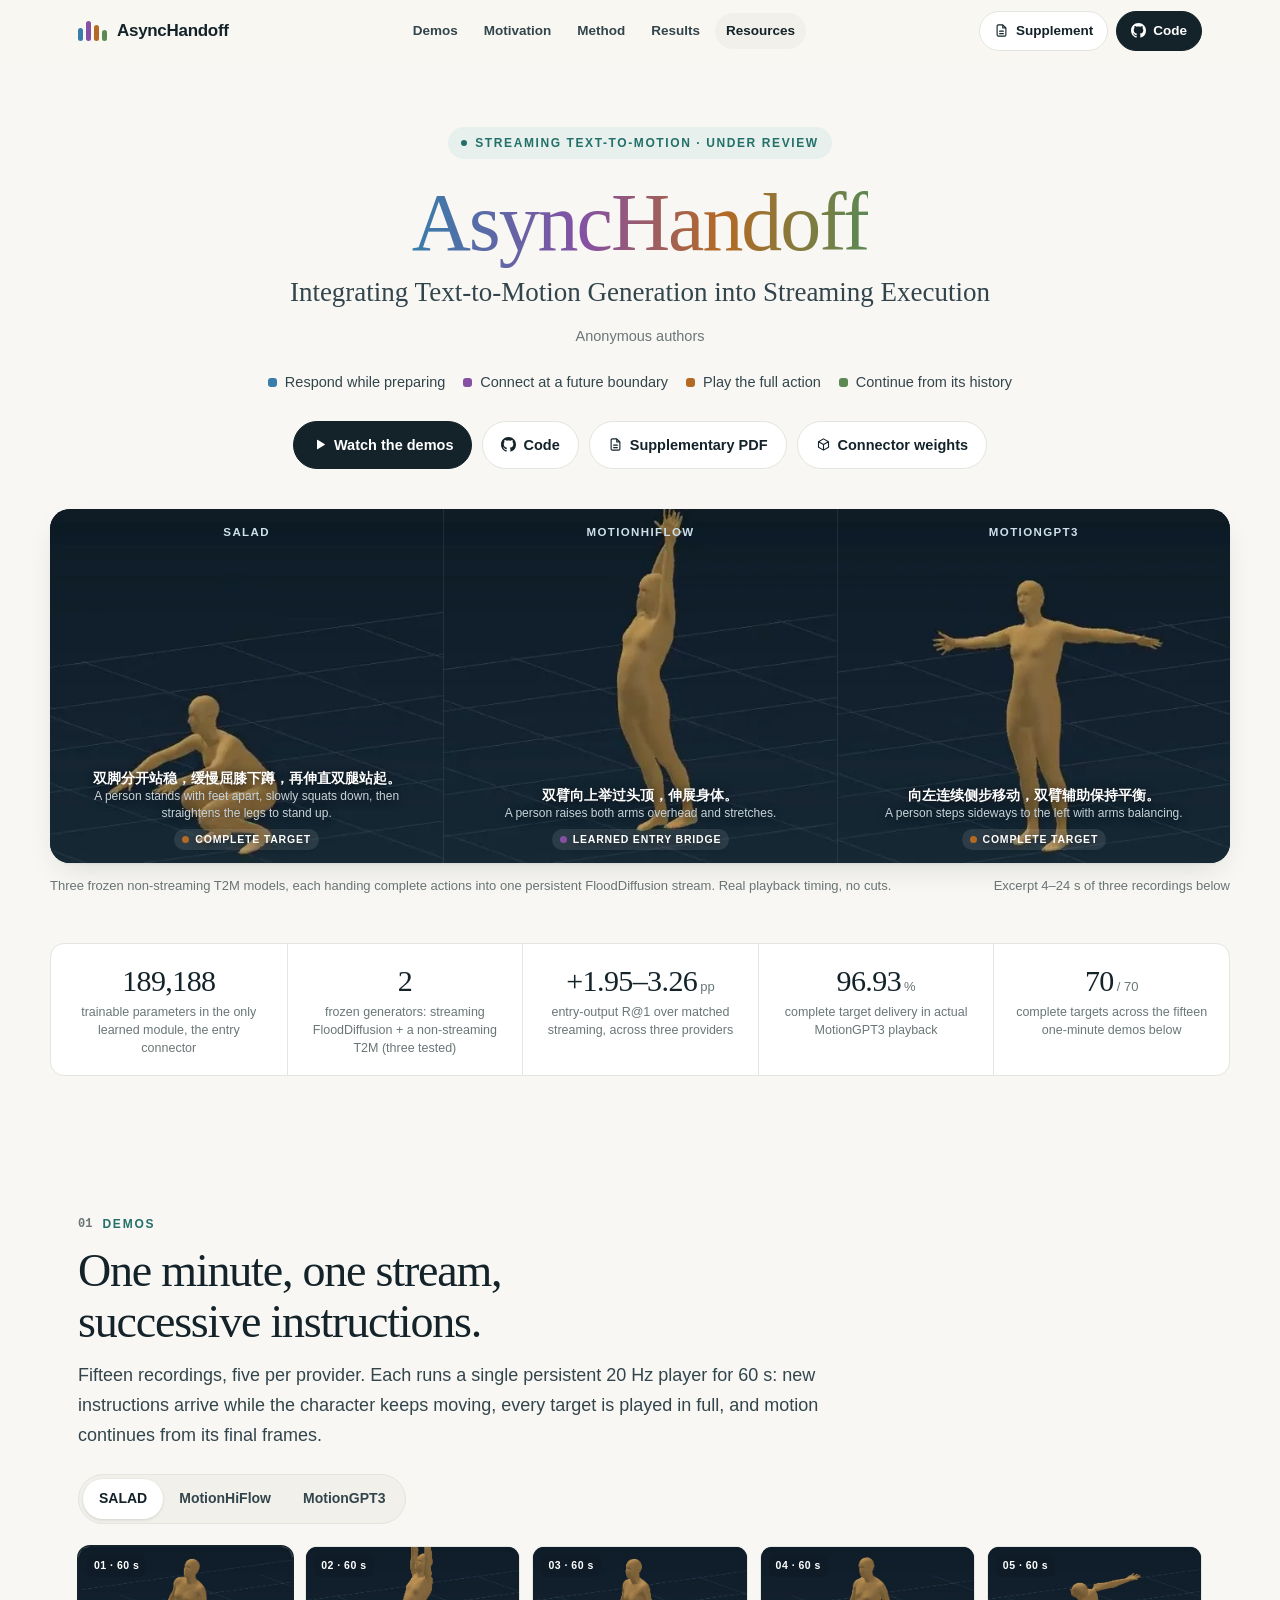
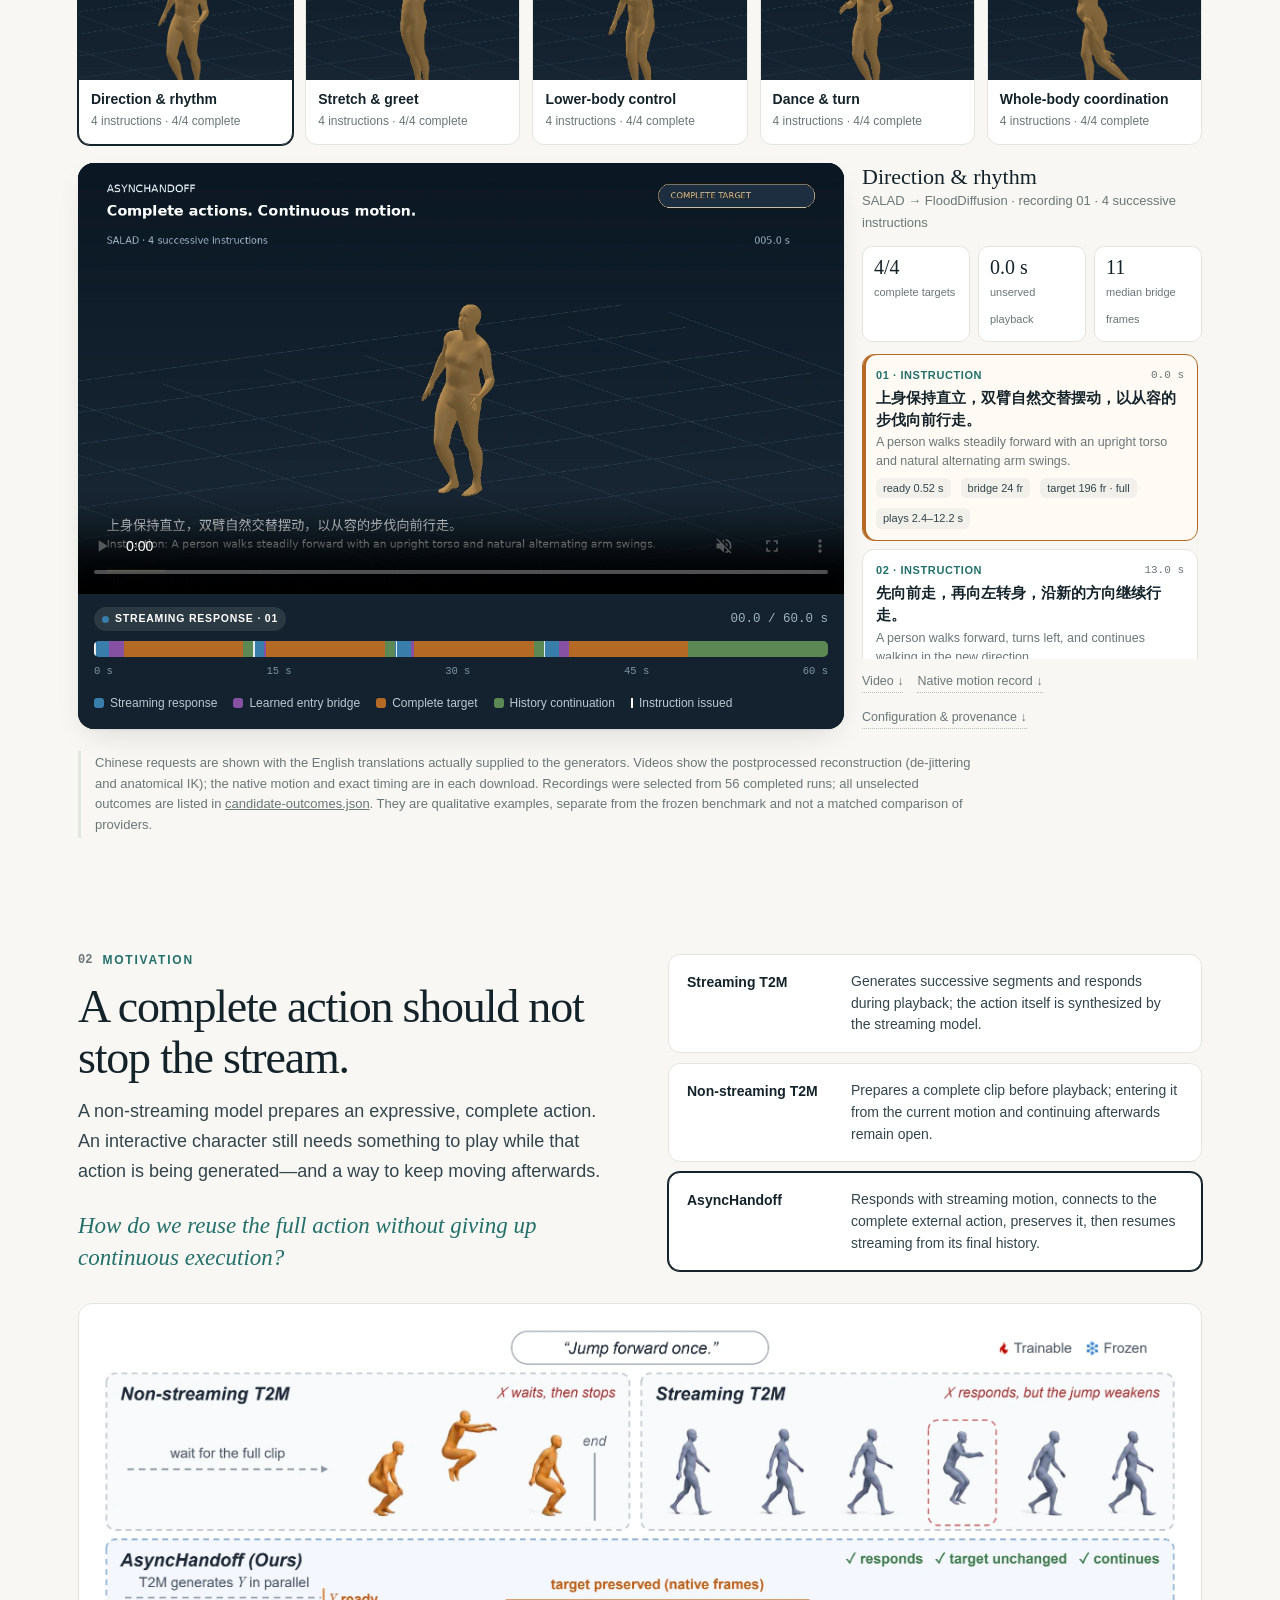
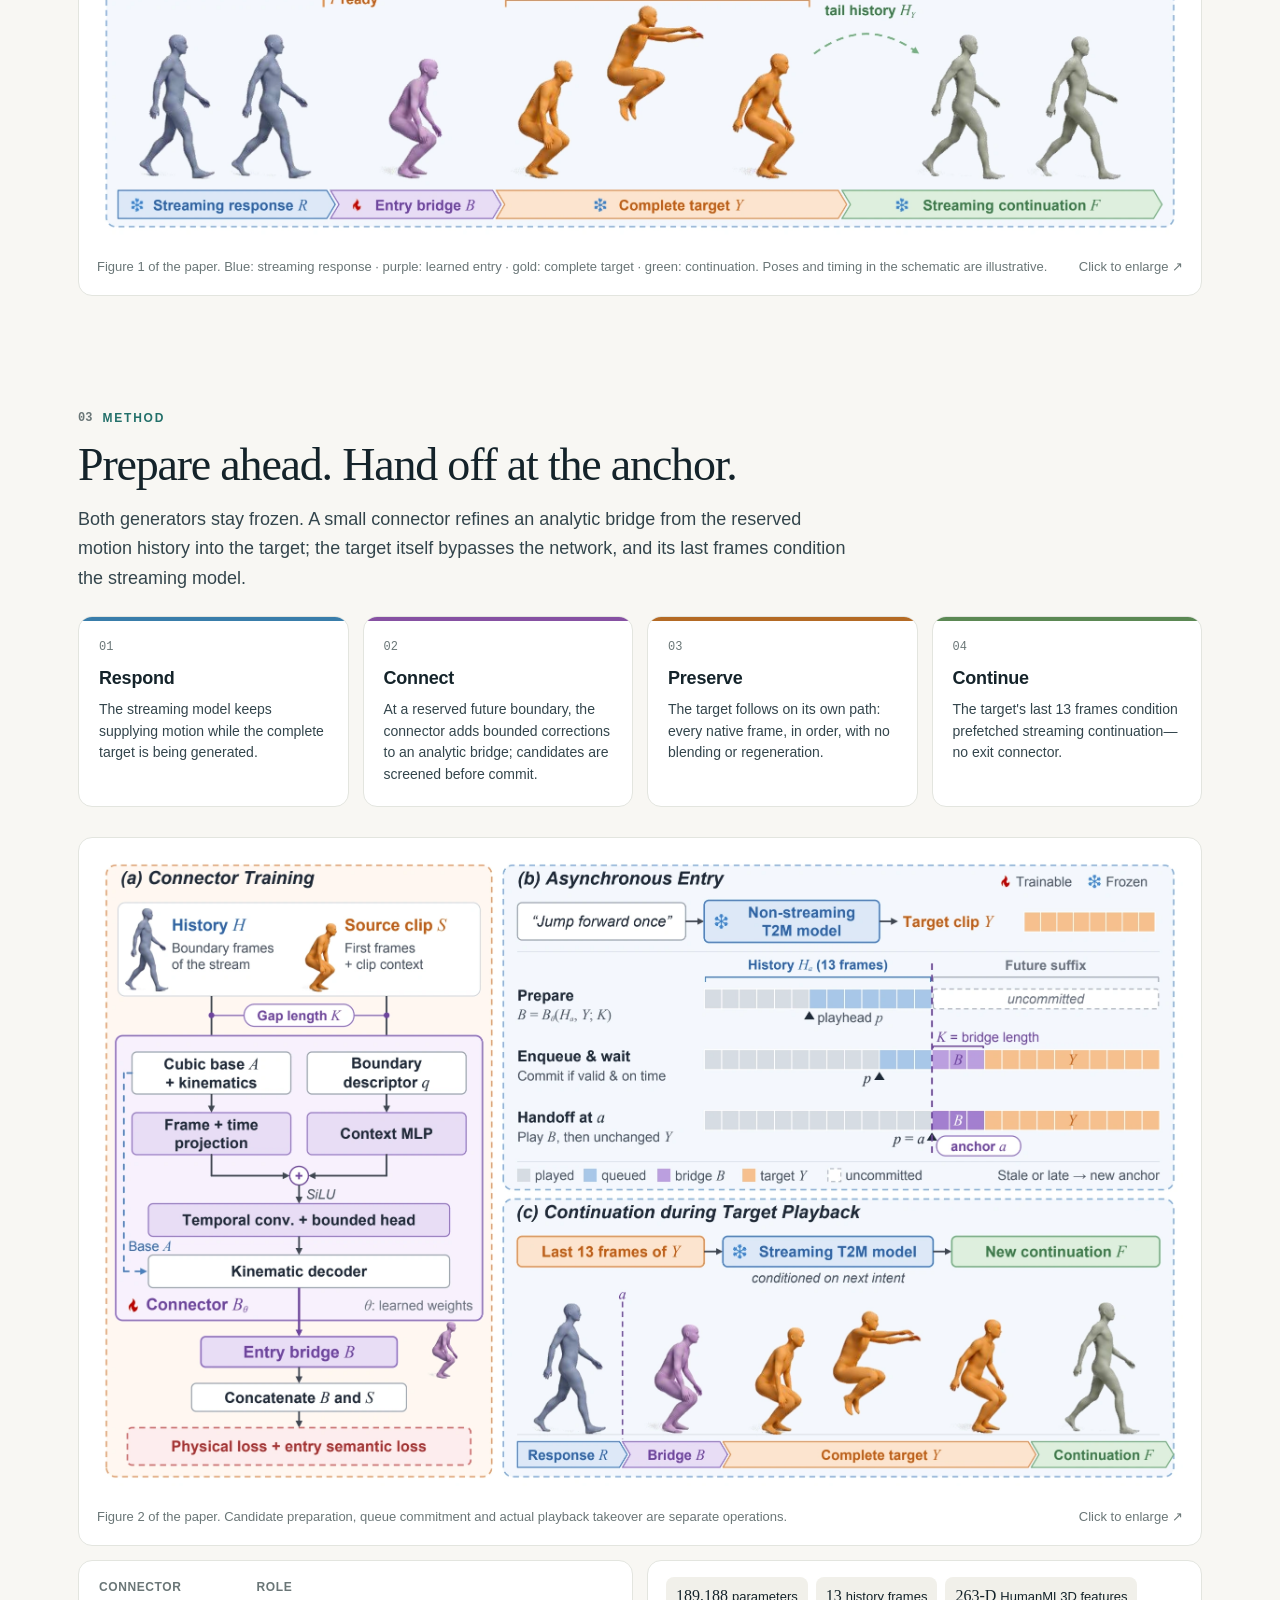
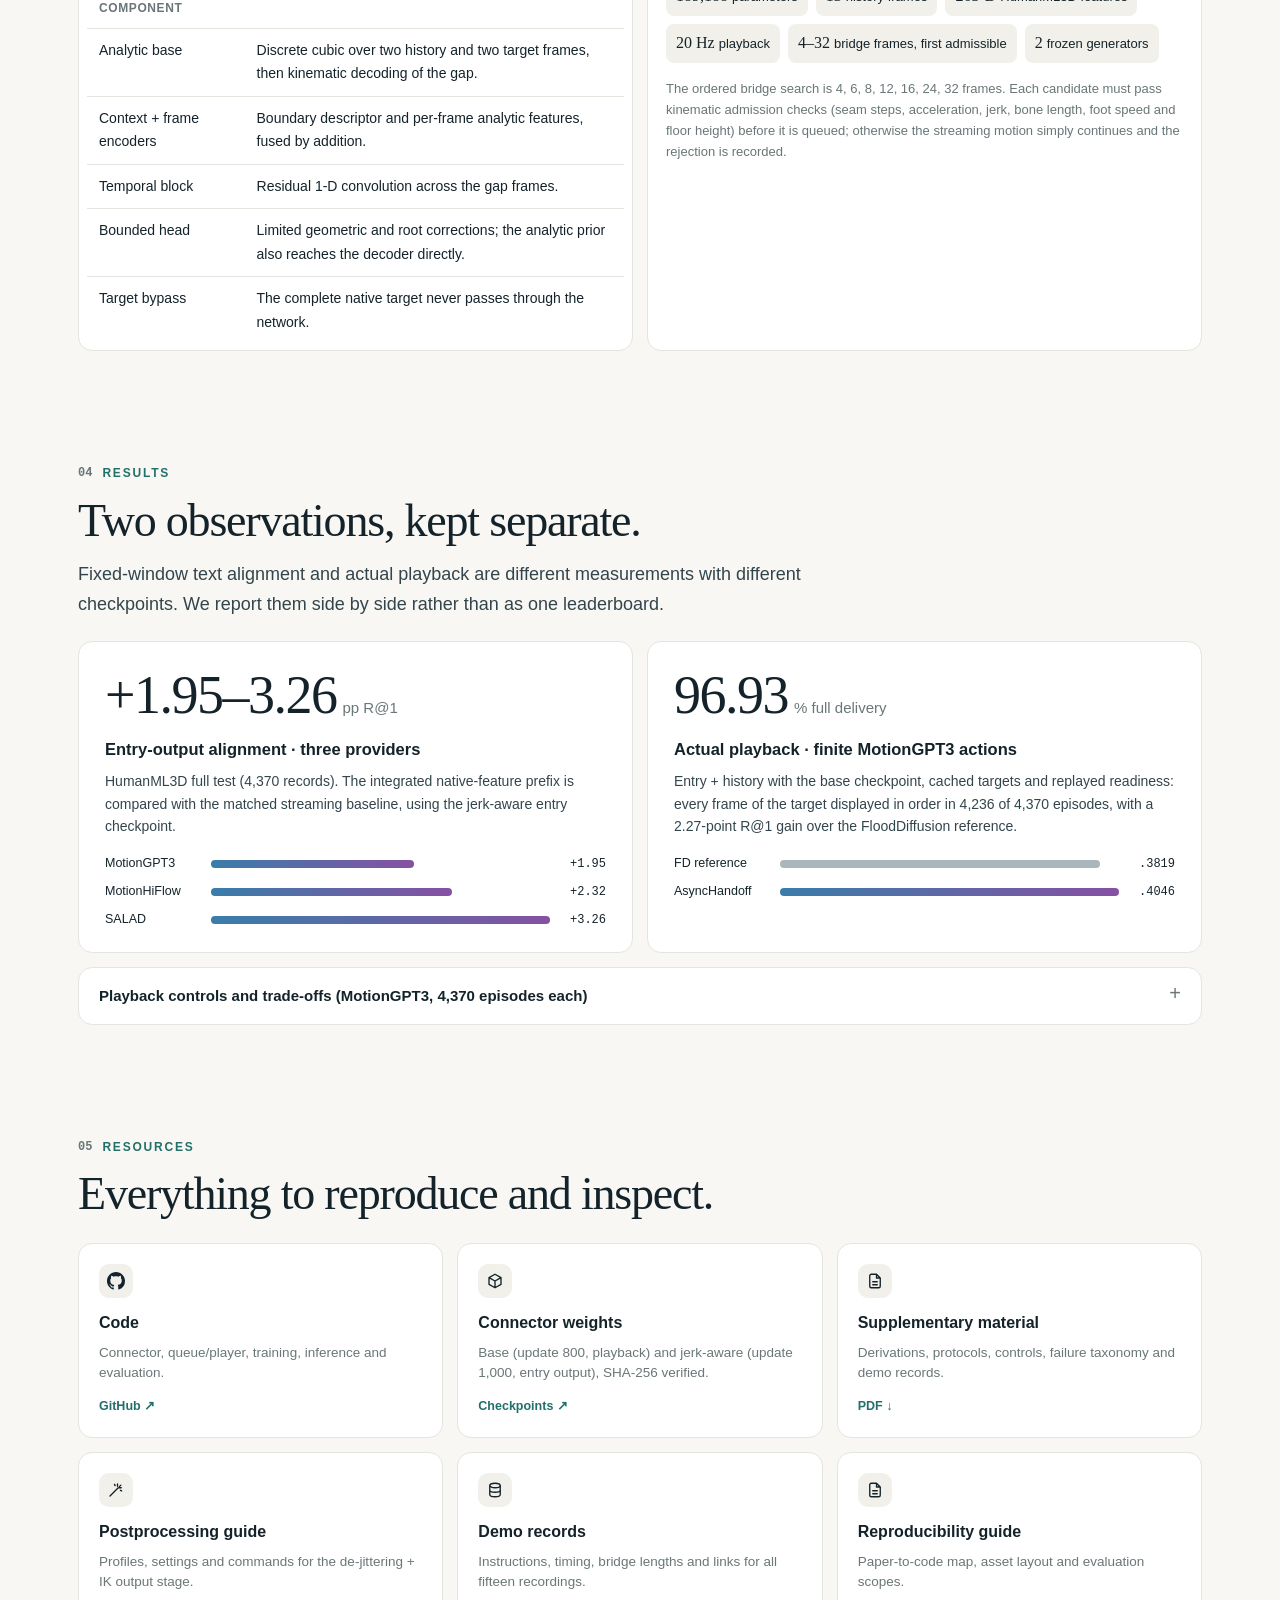
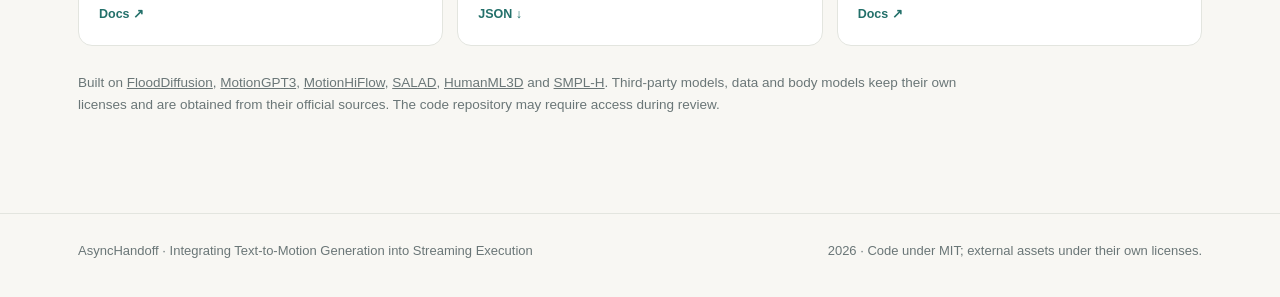
<file: AsyncHandoff/index.html>
<!doctype html>
<html lang="en">
<head>
<meta charset="utf-8">
<meta name="viewport" content="width=device-width,initial-scale=1">
<title>AsyncHandoff — Integrating Text-to-Motion Generation into Streaming Execution</title>
<meta name="description" content="AsyncHandoff brings complete non-streaming text-to-motion actions into a continuous motion stream with a learned entry connector and target-history continuation.">
<link rel="canonical" href="https://luomingshuang.github.io/AsyncHandoff/">
<meta property="og:title" content="AsyncHandoff: Integrating Text-to-Motion Generation into Streaming Execution">
<meta property="og:description" content="Respond while preparing. Connect at a future boundary. Play the full action. Continue from its history.">
<meta property="og:image" content="https://luomingshuang.github.io/AsyncHandoff/assets/hero-trio-poster.webp">
<meta name="theme-color" content="#f8f7f3">
<style>
:root{
  --bg:#f8f7f3;--paper:#ffffff;--ink:#14232a;--ink2:#33454c;--muted:#6a7677;--line:#e3e5df;--soft:#f1f0ea;
  --stream:#397daa;--bridge:#8651a2;--target:#b46a24;--cont:#5b8853;--teal:#23706a;--night:#0f1c27;
  --serif:"Iowan Old Style","Palatino Linotype",Palatino,"Book Antiqua",Georgia,"Songti SC",serif;
  --sans:-apple-system,BlinkMacSystemFont,"Segoe UI",Inter,"Helvetica Neue",Arial,"PingFang SC","Hiragino Sans GB","Microsoft YaHei",sans-serif;
  --mono:ui-monospace,SFMono-Regular,Menlo,Consolas,monospace;
  --r:14px;--shadow:0 1px 2px rgba(20,35,42,.05),0 12px 32px -12px rgba(20,35,42,.18);
}
*{box-sizing:border-box}
html{scroll-behavior:smooth;scroll-padding-top:76px}
body{margin:0;background:var(--bg);color:var(--ink);font:16px/1.68 var(--sans);-webkit-font-smoothing:antialiased}
a{color:inherit}
img,video{display:block;max-width:100%}
button{font:inherit;color:inherit;cursor:pointer}
:focus-visible{outline:3px solid var(--stream);outline-offset:3px;border-radius:6px}
.wrap{max-width:1180px;margin:0 auto;padding:0 28px}

/* ---------- nav ---------- */
nav{position:sticky;top:0;z-index:30;background:rgba(248,247,243,.86);backdrop-filter:saturate(1.4) blur(14px);-webkit-backdrop-filter:saturate(1.4) blur(14px);border-bottom:1px solid transparent;transition:border-color .2s}
nav.scrolled{border-bottom-color:var(--line)}
.nav{display:flex;align-items:center;justify-content:space-between;height:62px;gap:20px}
.brand{display:flex;align-items:center;gap:10px;font-weight:720;letter-spacing:-.3px;text-decoration:none;font-size:17px}
.mark{display:inline-flex;align-items:flex-end;gap:3px;height:20px}
.mark i{width:5px;border-radius:3px}
.mark i:nth-child(1){height:13px;background:var(--stream)}.mark i:nth-child(2){height:20px;background:var(--bridge)}.mark i:nth-child(3){height:16px;background:var(--target)}.mark i:nth-child(4){height:11px;background:var(--cont)}
.navlinks{display:flex;gap:4px;font-size:13.5px;font-weight:560}
.navlinks a{text-decoration:none;padding:7px 11px;border-radius:999px;color:var(--ink2)}
.navlinks a:hover,.navlinks a.on{background:var(--soft);color:var(--ink)}
.navcta{display:flex;gap:8px}
.pill{display:inline-flex;align-items:center;gap:7px;padding:8px 14px;border-radius:999px;border:1px solid var(--line);background:var(--paper);font-size:13.5px;font-weight:600;text-decoration:none;white-space:nowrap}
.pill:hover{border-color:#c9cdc5}
.pill.dark{background:var(--ink);border-color:var(--ink);color:#fff}
.pill.dark:hover{background:#22363e}
.pill svg{width:15px;height:15px}

/* ---------- hero ---------- */
.hero{padding:64px 0 26px;text-align:center}
.venue{display:inline-flex;align-items:center;gap:8px;font-size:12px;font-weight:650;letter-spacing:1.6px;text-transform:uppercase;color:var(--teal);background:#e7f0ec;border-radius:999px;padding:6px 13px}
.venue:before{content:"";width:6px;height:6px;border-radius:50%;background:var(--teal)}
h1{font-family:var(--serif);font-weight:500;font-size:clamp(44px,6.4vw,82px);line-height:1.02;letter-spacing:-2px;margin:22px 0 10px}
h1 .grad{background:linear-gradient(90deg,var(--stream),var(--bridge) 38%,var(--target) 68%,var(--cont));-webkit-background-clip:text;background-clip:text;color:transparent}
.paper-title{font-family:var(--serif);font-size:clamp(19px,2.3vw,27px);line-height:1.3;color:var(--ink2);margin:0 auto;max-width:820px}
.authors{margin-top:14px;color:var(--muted);font-size:14.5px}
.tagline{display:flex;flex-wrap:wrap;justify-content:center;gap:8px 18px;margin:22px auto 0;font-size:14.5px;color:var(--ink2);max-width:860px}
.tagline span{display:inline-flex;align-items:center;gap:8px}
.tagline b{display:inline-block;width:9px;height:9px;border-radius:3px}
.actions{display:flex;justify-content:center;flex-wrap:wrap;gap:10px;margin-top:26px}
.actions .pill{padding:11px 18px;font-size:14.5px}

.teaser{margin:40px auto 0;position:relative;border-radius:20px;overflow:hidden;background:var(--night);box-shadow:var(--shadow)}
.teaser video{width:100%;aspect-ratio:1440/432;object-fit:cover}
.teaser .lanes{position:absolute;inset:0;display:grid;grid-template-columns:repeat(3,1fr);pointer-events:none}
.teaser .lane{position:relative;border-left:1px solid rgba(255,255,255,.08);padding:14px 16px}
.teaser .lane:first-child{border-left:0}
.lane .who{font-size:11.5px;font-weight:700;letter-spacing:1.4px;text-transform:uppercase;color:#cfe0ea}
.lane .now{position:absolute;left:14px;right:14px;bottom:13px;color:#fff;font-size:13px;line-height:1.45;text-shadow:0 1px 8px rgba(0,0,0,.6)}
.lane .now .zh{display:block;font-size:14px;font-weight:600}
.lane .now .en{display:block;color:#c7d3da;font-size:12px}
.phase-chip{display:inline-flex;align-items:center;gap:6px;margin-top:6px;font-size:10.5px;font-weight:700;letter-spacing:.8px;text-transform:uppercase;padding:3px 8px;border-radius:999px;background:rgba(255,255,255,.1);color:#fff}
.phase-chip i{width:7px;height:7px;border-radius:50%;background:var(--c,#fff)}
.teaser-cap{display:flex;justify-content:space-between;gap:20px;flex-wrap:wrap;margin-top:12px;font-size:13px;color:var(--muted);text-align:left}

/* ---------- numbers strip ---------- */
.stats{display:grid;grid-template-columns:repeat(5,1fr);gap:0;margin:46px 0 0;border:1px solid var(--line);border-radius:var(--r);background:var(--paper);overflow:hidden}
.stat{padding:20px 20px 18px;border-left:1px solid var(--line)}
.stat:first-child{border-left:0}
.stat .v{font-family:var(--serif);font-size:30px;line-height:1.1;letter-spacing:-.6px}
.stat .v small{font-family:var(--sans);font-size:13px;color:var(--muted);letter-spacing:0;margin-left:3px}
.stat .k{font-size:12.5px;color:var(--muted);margin-top:6px;line-height:1.45}

/* ---------- sections ---------- */
main section.wrap{margin-top:112px}
.kicker{display:flex;align-items:center;gap:10px;font-size:12px;font-weight:700;letter-spacing:1.8px;text-transform:uppercase;color:var(--teal)}
.kicker .n{font-family:var(--mono);color:var(--muted);letter-spacing:0}
h2{font-family:var(--serif);font-weight:500;font-size:clamp(32px,3.8vw,46px);line-height:1.1;letter-spacing:-1.2px;margin:12px 0 14px}
.lead{font-size:18px;line-height:1.65;color:var(--ink2);max-width:780px;margin:0}
.muted{color:var(--muted)}
.card{background:var(--paper);border:1px solid var(--line);border-radius:var(--r)}

/* ---------- gallery ---------- */
.gal-head{display:flex;justify-content:space-between;align-items:flex-end;gap:24px;flex-wrap:wrap}
.seg{display:inline-flex;padding:4px;border-radius:999px;background:var(--soft);border:1px solid var(--line)}
.seg button{border:0;background:transparent;padding:8px 16px;border-radius:999px;font-size:14px;font-weight:620;color:var(--ink2)}
.seg button[aria-pressed=true]{background:var(--paper);color:var(--ink);box-shadow:0 1px 3px rgba(20,35,42,.14)}
.seg button small{font-weight:500;color:var(--muted);margin-left:4px}
.cases{display:grid;grid-template-columns:repeat(5,1fr);gap:12px;margin:22px 0 18px}
.case{border:1px solid var(--line);background:var(--paper);border-radius:12px;padding:0;text-align:left;overflow:hidden;transition:transform .15s,border-color .15s,box-shadow .15s}
.case:hover{transform:translateY(-2px);border-color:#cfd3cb}
.case[aria-pressed=true]{border-color:var(--ink);box-shadow:0 0 0 1px var(--ink)}
.case .thumb{aspect-ratio:16/10;background:var(--night) 50% 52%/250% auto no-repeat;position:relative}
.case .thumb span{position:absolute;left:8px;top:8px;font-size:10.5px;font-weight:700;color:#fff;background:rgba(15,28,39,.7);border-radius:6px;padding:2px 7px;letter-spacing:.5px}
.case .meta{padding:10px 12px 12px}
.case strong{display:block;font-size:14px;line-height:1.3}
.case small{display:block;font-size:12px;color:var(--muted);margin-top:3px}

.player{display:grid;grid-template-columns:minmax(0,1fr) 340px;gap:18px;align-items:stretch}
.stage{border-radius:16px;overflow:hidden;background:var(--night);box-shadow:var(--shadow)}
.stage video{width:100%;aspect-ratio:16/9;background:var(--night)}
.tl{padding:14px 16px 16px;background:#13222e;color:#dfe8ee}
.tl-top{display:flex;justify-content:space-between;align-items:center;gap:12px;font-size:12.5px;margin-bottom:10px}
.tl-top .phase-chip{margin:0}
.tl-time{font-family:var(--mono);color:#9fb3c0}
.bar{position:relative;height:16px;border-radius:5px;overflow:hidden;display:flex;cursor:pointer;background:#22323e}
.bar .s{height:100%}
.bar .ph{position:absolute;top:-2px;bottom:-2px;width:2px;background:#fff;box-shadow:0 0 0 1px rgba(0,0,0,.35);left:0;pointer-events:none}
.bar .tick{position:absolute;top:0;bottom:0;width:1.5px;background:rgba(255,255,255,.85);pointer-events:none}
.axis{display:flex;justify-content:space-between;font-family:var(--mono);font-size:10.5px;color:#7f95a3;margin-top:6px}
.legend{display:flex;flex-wrap:wrap;gap:6px 16px;margin-top:12px;font-size:12px;color:#b9c8d1}
.legend span{display:inline-flex;align-items:center;gap:6px}
.legend i{width:10px;height:10px;border-radius:3px;display:inline-block}

.side{display:flex;flex-direction:column;gap:12px;min-height:0}
.side .now-title{font-family:var(--serif);font-size:22px;line-height:1.25;margin:0}
.side .sub{font-size:13px;color:var(--muted)}
.cues{display:flex;flex-direction:column;gap:8px;flex:1 1 0;min-height:0;overflow:auto;padding-right:4px;scrollbar-width:thin}
.cue{border:1px solid var(--line);background:var(--paper);border-radius:12px;padding:11px 13px;text-align:left;position:relative;transition:border-color .15s,background .15s}
.cue:hover{border-color:#cdd2ca}
.cue[aria-current=true]{border-color:var(--target);background:#fffaf3;box-shadow:inset 3px 0 0 var(--target)}
.cue .row{display:flex;justify-content:space-between;font-size:11px;font-weight:700;letter-spacing:.6px;color:var(--teal)}
.cue .row em{font-style:normal;font-family:var(--mono);font-weight:500;color:var(--muted);letter-spacing:0}
.cue .zh{display:block;font-size:14.5px;font-weight:600;line-height:1.5;margin-top:4px}
.cue .en{display:block;font-size:12.5px;color:var(--muted);line-height:1.5;margin-top:2px}
.cue .facts{display:flex;gap:10px;flex-wrap:wrap;margin-top:7px;font-size:11px;color:var(--ink2)}
.cue .facts span{background:var(--soft);border-radius:6px;padding:1px 7px}
.case-facts{display:grid;grid-template-columns:repeat(3,1fr);gap:8px}
.case-facts div{background:var(--paper);border:1px solid var(--line);border-radius:10px;padding:9px 11px}
.case-facts b{display:block;font-family:var(--serif);font-size:20px;font-weight:500;line-height:1.1}
.case-facts small{font-size:11px;color:var(--muted)}
.dl{display:flex;gap:14px;flex-wrap:wrap;font-size:12.5px}
.dl a{color:var(--muted);text-decoration:none;border-bottom:1px dotted #b8beb6}
.dl a:hover{color:var(--ink)}
.note{margin-top:22px;font-size:13px;color:var(--muted);line-height:1.6;border-left:3px solid var(--line);padding:2px 0 2px 14px;max-width:900px}

/* ---------- motivation ---------- */
.split{display:grid;grid-template-columns:1fr 1fr;gap:56px;align-items:start}
.cmp{display:flex;flex-direction:column;gap:10px;margin-top:4px}
.cmp div{display:grid;grid-template-columns:150px 1fr;gap:14px;padding:16px 18px;border-radius:12px;background:var(--paper);border:1px solid var(--line)}
.cmp div.ours{border-color:var(--ink);box-shadow:0 0 0 1px var(--ink)}
.cmp strong{font-size:14px}
.cmp p{margin:0;font-size:14px;color:var(--ink2);line-height:1.55}
.q{font-family:var(--serif);font-style:italic;font-size:23px;line-height:1.35;color:var(--teal);margin:24px 0 0}
figure{margin:0}
.fig{margin-top:30px;padding:18px;background:var(--paper);border:1px solid var(--line);border-radius:var(--r)}
.fig button{border:0;background:transparent;padding:0;width:100%;cursor:zoom-in}
.fig img{width:100%;border-radius:6px}
.fig figcaption{display:flex;justify-content:space-between;gap:20px;font-size:13px;color:var(--muted);margin-top:12px;line-height:1.55}
.fig figcaption span:last-child{white-space:nowrap}

/* ---------- method ---------- */
.steps{display:grid;grid-template-columns:repeat(4,1fr);gap:14px;margin-top:22px}
.step{padding:20px;border-radius:var(--r);background:var(--paper);border:1px solid var(--line);position:relative;overflow:hidden}
.step:before{content:"";position:absolute;left:0;right:0;top:0;height:4px;background:var(--c)}
.step .no{font-family:var(--mono);font-size:12px;color:var(--muted)}
.step h3{margin:6px 0 6px;font-size:18px;letter-spacing:-.2px}
.step p{margin:0;font-size:14px;color:var(--ink2);line-height:1.55}
.glance{display:grid;grid-template-columns:1fr 1fr;gap:14px;margin-top:14px}
table{width:100%;border-collapse:collapse;font-size:14px}
th,td{text-align:left;padding:10px 12px;border-bottom:1px solid var(--line);vertical-align:top}
th{font-size:12px;letter-spacing:.6px;text-transform:uppercase;color:var(--muted);font-weight:650}
tr:last-child td{border-bottom:0}
td.num{font-variant-numeric:tabular-nums;text-align:right;white-space:nowrap}
.tbl{padding:6px 8px}
.specs{display:flex;flex-wrap:wrap;gap:8px;padding:16px 18px}
.specs span{font-size:13px;background:var(--soft);border-radius:8px;padding:6px 10px}
.specs b{font-family:var(--serif);font-size:16px;font-weight:500;margin-right:4px}

/* ---------- results ---------- */
.res{display:grid;grid-template-columns:1fr 1fr;gap:14px;margin-top:22px}
.big{padding:26px 26px 22px}
.big .v{font-family:var(--serif);font-size:54px;line-height:1;letter-spacing:-1.5px}
.big .v small{font-family:var(--sans);font-size:15px;color:var(--muted);letter-spacing:0;margin-left:6px}
.big h3{margin:14px 0 6px;font-size:16.5px}
.big p{margin:0;font-size:14px;color:var(--ink2);line-height:1.6}
.bars{margin-top:16px;display:flex;flex-direction:column;gap:7px}
.bars div{display:grid;grid-template-columns:96px 1fr 46px;gap:10px;align-items:center;font-size:12.5px}
.bars i{display:block;height:8px;border-radius:4px;background:linear-gradient(90deg,var(--stream),var(--bridge))}
.bars em{font-style:normal;font-family:var(--mono);font-size:12px;text-align:right}
details{margin-top:14px;border:1px solid var(--line);border-radius:var(--r);background:var(--paper)}
summary{cursor:pointer;padding:15px 20px;font-weight:620;font-size:15px;list-style:none;display:flex;justify-content:space-between}
summary::-webkit-details-marker{display:none}
summary:after{content:"+";font-weight:400;color:var(--muted);font-size:20px;line-height:1}
details[open] summary:after{content:"–"}
details .in{padding:0 20px 18px}
tr.ours td{background:#fff8ee;font-weight:600}
.small{font-size:13px;color:var(--muted);line-height:1.6}

/* ---------- postprocessing ---------- */
.pipe{display:grid;grid-template-columns:repeat(6,1fr);gap:10px;margin-top:24px;counter-reset:p}
.pipe div{padding:16px 15px;border-radius:12px;background:var(--paper);border:1px solid var(--line);position:relative}
.pipe div:not(:last-child):after{content:"";position:absolute;right:-8px;top:50%;width:6px;height:6px;border-top:2px solid #b6bcb4;border-right:2px solid #b6bcb4;transform:translateY(-50%) rotate(45deg);z-index:2}
.pipe .io{background:#eef4f8;border-color:#d6e3ec}
.pipe b{display:block;font-size:14px;margin-bottom:4px}
.pipe span{font-size:12.5px;color:var(--ink2);line-height:1.5;display:block}
.pipe .k{font-family:var(--mono);font-size:11px;color:var(--target);margin-bottom:6px;display:block}
.scope{display:grid;grid-template-columns:repeat(3,1fr);gap:14px;margin-top:14px}
.scope div{padding:18px;border-radius:12px;background:var(--paper);border:1px solid var(--line)}
.scope h3{margin:0 0 6px;font-size:15px}
.scope p{margin:0;font-size:13.5px;color:var(--ink2);line-height:1.6}
code{font-family:var(--mono);font-size:.88em;background:var(--soft);padding:1px 6px;border-radius:5px}
pre{margin:14px 0 0;background:var(--night);color:#dbe6ec;border-radius:12px;padding:16px 18px;font:13px/1.65 var(--mono);overflow:auto}
pre .c{color:#7f95a3}

/* ---------- resources ---------- */
.rgrid{display:grid;grid-template-columns:repeat(3,1fr);gap:14px;margin-top:24px}
.rcard{display:flex;flex-direction:column;gap:6px;padding:20px;border-radius:var(--r);background:var(--paper);border:1px solid var(--line);text-decoration:none;transition:transform .15s,border-color .15s}
.rcard:hover{transform:translateY(-2px);border-color:#c9cdc5}
.rcard .ic{width:34px;height:34px;border-radius:10px;display:grid;place-items:center;background:var(--soft);margin-bottom:6px}
.rcard .ic svg{width:18px;height:18px}
.rcard strong{font-size:16px}
.rcard span{font-size:13.5px;color:var(--muted);line-height:1.5}
.rcard em{font-style:normal;font-size:12.5px;color:var(--teal);font-weight:620;margin-top:auto;padding-top:6px}
.ack{margin-top:26px;font-size:13.5px;color:var(--muted);line-height:1.65;max-width:900px}
footer{margin-top:96px;border-top:1px solid var(--line);padding:26px 0 36px;font-size:13px;color:var(--muted)}
footer .wrap{display:flex;justify-content:space-between;gap:20px;flex-wrap:wrap}

dialog{border:0;padding:0;background:transparent;max-width:min(1400px,96vw)}
dialog::backdrop{background:rgba(10,18,24,.82)}
dialog img{border-radius:10px;max-height:90vh;background:#fff}
dialog button{position:absolute;right:10px;top:10px;width:36px;height:36px;border-radius:50%;border:0;background:#fff;font-size:20px}

.reveal{opacity:0;transform:translateY(14px);transition:opacity .6s ease,transform .6s ease}
.reveal.in{opacity:1;transform:none}

@media (max-width:1020px){
  .navlinks{display:none}
  .player{grid-template-columns:1fr}
  .cues{flex:none;max-height:none}
  .cases{grid-template-columns:repeat(3,1fr)}
  .stats{grid-template-columns:repeat(3,1fr)}
  .stat:nth-child(4){border-left:0}
  .stat:nth-child(n+4){border-top:1px solid var(--line)}
  .split,.res,.glance{grid-template-columns:1fr;gap:28px}
  .steps{grid-template-columns:1fr 1fr}
  .pipe{grid-template-columns:repeat(3,1fr)}
  .pipe div:nth-child(3):after{display:none}
  .scope,.rgrid{grid-template-columns:1fr 1fr}
}
@media (max-width:640px){
  .wrap{padding:0 18px}
  .navcta .pill:not(.dark){display:none}
  .hero{padding-top:40px}
  .cases{grid-template-columns:1fr 1fr}
  .stats{grid-template-columns:1fr 1fr}
  .stat{border-left:0;border-top:1px solid var(--line)}
  .stat:first-child{border-top:0}
  .teaser .lane .now{display:none}
  .steps,.scope,.rgrid,.pipe{grid-template-columns:1fr}
  .pipe div:after{display:none}
  .cmp div{grid-template-columns:1fr;gap:4px}
  .case-facts{grid-template-columns:1fr 1fr 1fr}
  .fig figcaption{flex-direction:column;gap:4px}
}
@media (prefers-reduced-motion:reduce){html{scroll-behavior:auto}*{transition:none!important}.reveal{opacity:1;transform:none}}
</style>
</head>
<body>
<svg width="0" height="0" style="position:absolute" aria-hidden="true">
  <symbol id="i-gh" viewBox="0 0 16 16"><path fill="currentColor" d="M8 0C3.58 0 0 3.58 0 8c0 3.54 2.29 6.53 5.47 7.59.4.07.55-.17.55-.38 0-.19-.01-.82-.01-1.49-2.01.37-2.53-.49-2.69-.94-.09-.23-.48-.94-.82-1.13-.28-.15-.68-.52-.01-.53.63-.01 1.08.58 1.23.82.72 1.21 1.87.87 2.33.66.07-.52.28-.87.51-1.07-1.78-.2-3.64-.89-3.64-3.95 0-.87.31-1.59.82-2.15-.08-.2-.36-1.02.08-2.12 0 0 .67-.21 2.2.82.64-.18 1.32-.27 2-.27.68 0 1.36.09 2 .27 1.53-1.04 2.2-.82 2.2-.82.44 1.1.16 1.92.08 2.12.51.56.82 1.27.82 2.15 0 3.07-1.87 3.75-3.65 3.95.29.25.54.73.54 1.48 0 1.07-.01 1.93-.01 2.2 0 .21.15.46.55.38A8.013 8.013 0 0016 8c0-4.42-3.58-8-8-8z"/></symbol>
  <symbol id="i-doc" viewBox="0 0 24 24"><path fill="none" stroke="currentColor" stroke-width="1.8" stroke-linecap="round" stroke-linejoin="round" d="M14 3H7a2 2 0 00-2 2v14a2 2 0 002 2h10a2 2 0 002-2V8zM14 3v5h5M9 13h6M9 17h6"/></symbol>
  <symbol id="i-play" viewBox="0 0 24 24"><path fill="currentColor" d="M8 5.5v13a1 1 0 001.5.86l10.5-6.5a1 1 0 000-1.72L9.5 4.64A1 1 0 008 5.5z"/></symbol>
  <symbol id="i-box" viewBox="0 0 24 24"><path fill="none" stroke="currentColor" stroke-width="1.8" stroke-linejoin="round" d="M12 3l8 4.5v9L12 21l-8-4.5v-9zM12 12l8-4.5M12 12v9M12 12L4 7.5"/></symbol>
  <symbol id="i-wand" viewBox="0 0 24 24"><path fill="none" stroke="currentColor" stroke-width="1.8" stroke-linecap="round" d="M4 20L15 9M14 4v3M19 9h-3M18.5 5.5l-2 2M10 4.5l.8 1.6M19.5 13.2l-1.6-.8"/></symbol>
  <symbol id="i-data" viewBox="0 0 24 24"><g fill="none" stroke="currentColor" stroke-width="1.8"><ellipse cx="12" cy="6" rx="7" ry="3"/><path d="M5 6v6c0 1.7 3.1 3 7 3s7-1.3 7-3V6M5 12v6c0 1.7 3.1 3 7 3s7-1.3 7-3v-6"/></g></symbol>
</svg>

<nav id="nav" aria-label="Main navigation"><div class="wrap nav">
  <a class="brand" href="#top"><span class="mark" aria-hidden="true"><i></i><i></i><i></i><i></i></span>AsyncHandoff</a>
  <div class="navlinks">
    <a href="#demos">Demos</a><a href="#motivation">Motivation</a><a href="#method">Method</a><a href="#results">Results</a><a href="#resources">Resources</a>
  </div>
  <div class="navcta">
    <a class="pill" href="assets/supplementary.pdf"><svg><use href="#i-doc"/></svg>Supplement</a>
    <a class="pill dark" href="https://github.com/luomingshuang/Asynchandoff-2026-streaming-t2m"><svg><use href="#i-gh"/></svg>Code</a>
  </div>
</div></nav>

<main id="top">
<header class="wrap hero">
  <span class="venue">Streaming text-to-motion · Under review</span>
  <h1><span class="grad">AsyncHandoff</span></h1>
  <p class="paper-title">Integrating Text-to-Motion Generation into Streaming Execution</p>
  <p class="authors">Anonymous authors</p>
  <div class="tagline">
    <span><b style="background:var(--stream)"></b>Respond while preparing</span>
    <span><b style="background:var(--bridge)"></b>Connect at a future boundary</span>
    <span><b style="background:var(--target)"></b>Play the full action</span>
    <span><b style="background:var(--cont)"></b>Continue from its history</span>
  </div>
  <div class="actions">
    <a class="pill dark" href="#demos"><svg><use href="#i-play"/></svg>Watch the demos</a>
    <a class="pill" href="https://github.com/luomingshuang/Asynchandoff-2026-streaming-t2m"><svg><use href="#i-gh"/></svg>Code</a>
    <a class="pill" href="assets/supplementary.pdf"><svg><use href="#i-doc"/></svg>Supplementary PDF</a>
    <a class="pill" href="https://github.com/luomingshuang/Asynchandoff-2026-streaming-t2m/tree/main/checkpoints"><svg><use href="#i-box"/></svg>Connector weights</a>
  </div>

  <div class="teaser" id="teaser">
    <video id="hero" autoplay muted loop playsinline preload="auto" poster="assets/hero-trio-poster.webp" aria-label="Three continuous motion streams driven by three different non-streaming T2M models">
      <source src="assets/hero-trio.mp4" type="video/mp4">
    </video>
    <div class="lanes" aria-hidden="true">
      <div class="lane" data-case="salad-03"><div class="who">SALAD</div><div class="now"></div></div>
      <div class="lane" data-case="motionhiflow-02"><div class="who">MotionHiFlow</div><div class="now"></div></div>
      <div class="lane" data-case="motiongpt3-05"><div class="who">MotionGPT3</div><div class="now"></div></div>
    </div>
  </div>
  <div class="teaser-cap"><span>Three frozen non-streaming T2M models, each handing complete actions into one persistent FloodDiffusion stream. Real playback timing, no cuts.</span><span>Excerpt 4–24 s of three recordings below</span></div>

  <div class="stats" role="list">
    <div class="stat" role="listitem"><div class="v">189,188</div><div class="k">trainable parameters in the only learned module, the entry connector</div></div>
    <div class="stat" role="listitem"><div class="v">2</div><div class="k">frozen generators: streaming FloodDiffusion + a non-streaming T2M (three tested)</div></div>
    <div class="stat" role="listitem"><div class="v">+1.95–3.26<small>pp</small></div><div class="k">entry-output R@1 over matched streaming, across three providers</div></div>
    <div class="stat" role="listitem"><div class="v">96.93<small>%</small></div><div class="k">complete target delivery in actual MotionGPT3 playback</div></div>
    <div class="stat" role="listitem"><div class="v">70<small>/ 70</small></div><div class="k">complete targets across the fifteen one-minute demos below</div></div>
  </div>
</header>

<!-- ======================= DEMOS ======================= -->
<section id="demos" class="wrap">
  <div class="gal-head">
    <div>
      <div class="kicker"><span class="n">01</span>Demos</div>
      <h2>One minute, one stream,<br>successive instructions.</h2>
      <p class="lead">Fifteen recordings, five per provider. Each runs a single persistent 20&nbsp;Hz player for 60&nbsp;s: new instructions arrive while the character keeps moving, every target is played in full, and motion continues from its final frames.</p>
    </div>
    <div class="seg" role="group" aria-label="Select non-streaming T2M model" id="providers">
      <button data-provider="salad" aria-pressed="true">SALAD</button>
      <button data-provider="motionhiflow" aria-pressed="false">MotionHiFlow</button>
      <button data-provider="motiongpt3" aria-pressed="false">MotionGPT3</button>
    </div>
  </div>

  <div class="cases" id="cases" role="group" aria-label="Select recording"></div>

  <div class="player">
    <div class="stage">
      <video id="demo" controls muted playsinline preload="metadata" aria-label="Selected one-minute recording"></video>
      <div class="tl">
        <div class="tl-top"><span class="phase-chip" id="phase"><i></i><span>Streaming response</span></span><span class="tl-time" id="clock">00.0 / 60.0 s</span></div>
        <div class="bar" id="bar" role="slider" aria-label="Playback timeline coloured by phase" aria-valuemin="0" aria-valuemax="60" aria-valuenow="0" tabindex="0"><div class="ph" id="ph"></div></div>
        <div class="axis"><span>0 s</span><span>15 s</span><span>30 s</span><span>45 s</span><span>60 s</span></div>
        <div class="legend"><span><i style="background:var(--stream)"></i>Streaming response</span><span><i style="background:var(--bridge)"></i>Learned entry bridge</span><span><i style="background:var(--target)"></i>Complete target</span><span><i style="background:var(--cont)"></i>History continuation</span><span><i style="background:#fff;width:2px;border-radius:0"></i>Instruction issued</span></div>
      </div>
    </div>
    <aside class="side">
      <div>
        <p class="now-title" id="case-title">Recording</p>
        <div class="sub" id="case-sub"></div>
      </div>
      <div class="case-facts" id="facts"></div>
      <div class="cues" id="cues" aria-label="Instructions — click to jump"></div>
      <div class="dl"><a id="dl-video" download>Video ↓</a><a id="dl-raw">Native motion record ↓</a><a id="dl-prov">Configuration &amp; provenance ↓</a></div>
    </aside>
  </div>
  <p class="note">Chinese requests are shown with the English translations actually supplied to the generators. Videos show the postprocessed reconstruction (de-jittering and anatomical IK); the native motion and exact timing are in each download. Recordings were selected from 56 completed runs; all unselected outcomes are listed in <a href="assets/candidate-outcomes.json">candidate-outcomes.json</a>. They are qualitative examples, separate from the frozen benchmark and not a matched comparison of providers.</p>
</section>

<!-- ======================= MOTIVATION ======================= -->
<section id="motivation" class="wrap">
  <div class="split">
    <div>
      <div class="kicker"><span class="n">02</span>Motivation</div>
      <h2>A complete action should not stop the stream.</h2>
      <p class="lead">A non-streaming model prepares an expressive, complete action. An interactive character still needs something to play while that action is being generated—and a way to keep moving afterwards.</p>
      <p class="q">How do we reuse the full action without giving up continuous execution?</p>
    </div>
    <div class="cmp">
      <div><strong>Streaming T2M</strong><p>Generates successive segments and responds during playback; the action itself is synthesized by the streaming model.</p></div>
      <div><strong>Non-streaming T2M</strong><p>Prepares a complete clip before playback; entering it from the current motion and continuing afterwards remain open.</p></div>
      <div class="ours"><strong>AsyncHandoff</strong><p>Responds with streaming motion, connects to the complete external action, preserves it, then resumes streaming from its final history.</p></div>
    </div>
  </div>
  <figure class="fig reveal"><button data-zoom="assets/motivation.webp" aria-label="Enlarge Figure 1"><img src="assets/motivation.webp" alt="Comparison of non-streaming generation, streaming generation and AsyncHandoff" loading="lazy"></button>
    <figcaption><span>Figure 1 of the paper. Blue: streaming response · purple: learned entry · gold: complete target · green: continuation. Poses and timing in the schematic are illustrative.</span><span>Click to enlarge ↗</span></figcaption></figure>
</section>

<!-- ======================= METHOD ======================= -->
<section id="method" class="wrap">
  <div class="kicker"><span class="n">03</span>Method</div>
  <h2>Prepare ahead. Hand off at the anchor.</h2>
  <p class="lead">Both generators stay frozen. A small connector refines an analytic bridge from the reserved motion history into the target; the target itself bypasses the network, and its last frames condition the streaming model.</p>
  <div class="steps">
    <article class="step" style="--c:var(--stream)"><div class="no">01</div><h3>Respond</h3><p>The streaming model keeps supplying motion while the complete target is being generated.</p></article>
    <article class="step" style="--c:var(--bridge)"><div class="no">02</div><h3>Connect</h3><p>At a reserved future boundary, the connector adds bounded corrections to an analytic bridge; candidates are screened before commit.</p></article>
    <article class="step" style="--c:var(--target)"><div class="no">03</div><h3>Preserve</h3><p>The target follows on its own path: every native frame, in order, with no blending or regeneration.</p></article>
    <article class="step" style="--c:var(--cont)"><div class="no">04</div><h3>Continue</h3><p>The target's last 13 frames condition prefetched streaming continuation—no exit connector.</p></article>
  </div>
  <figure class="fig reveal"><button data-zoom="assets/framework.webp" aria-label="Enlarge Figure 2"><img src="assets/framework.webp" alt="AsyncHandoff framework: connector training, asynchronous entry at a future queue boundary, and history-conditioned continuation" loading="lazy"></button>
    <figcaption><span>Figure 2 of the paper. Candidate preparation, queue commitment and actual playback takeover are separate operations.</span><span>Click to enlarge ↗</span></figcaption></figure>
  <div class="glance">
    <div class="card tbl"><table>
      <thead><tr><th>Connector component</th><th>Role</th></tr></thead>
      <tbody>
        <tr><td>Analytic base</td><td>Discrete cubic over two history and two target frames, then kinematic decoding of the gap.</td></tr>
        <tr><td>Context + frame encoders</td><td>Boundary descriptor and per-frame analytic features, fused by addition.</td></tr>
        <tr><td>Temporal block</td><td>Residual 1-D convolution across the gap frames.</td></tr>
        <tr><td>Bounded head</td><td>Limited geometric and root corrections; the analytic prior also reaches the decoder directly.</td></tr>
        <tr><td>Target bypass</td><td>The complete native target never passes through the network.</td></tr>
      </tbody></table></div>
    <div class="card">
      <div class="specs">
        <span><b>189,188</b>parameters</span><span><b>13</b>history frames</span><span><b>263-D</b>HumanML3D features</span><span><b>20 Hz</b>playback</span><span><b>4–32</b>bridge frames, first admissible</span><span><b>2</b>frozen generators</span>
      </div>
      <div class="small" style="padding:0 18px 18px">The ordered bridge search is 4, 6, 8, 12, 16, 24, 32 frames. Each candidate must pass kinematic admission checks (seam steps, acceleration, jerk, bone length, foot speed and floor height) before it is queued; otherwise the streaming motion simply continues and the rejection is recorded.</div>
    </div>
  </div>
</section>

<!-- ======================= RESULTS ======================= -->
<section id="results" class="wrap">
  <div class="kicker"><span class="n">04</span>Results</div>
  <h2>Two observations, kept separate.</h2>
  <p class="lead">Fixed-window text alignment and actual playback are different measurements with different checkpoints. We report them side by side rather than as one leaderboard.</p>
  <div class="res">
    <article class="card big reveal">
      <div class="v">+1.95–3.26<small>pp R@1</small></div>
      <h3>Entry-output alignment · three providers</h3>
      <p>HumanML3D full test (4,370 records). The integrated native-feature prefix is compared with the matched streaming baseline, using the jerk-aware entry checkpoint.</p>
      <div class="bars" aria-label="R@1 gain per provider">
        <div><span>MotionGPT3</span><i style="width:59.8%"></i><em>+1.95</em></div>
        <div><span>MotionHiFlow</span><i style="width:71.2%"></i><em>+2.32</em></div>
        <div><span>SALAD</span><i style="width:100%"></i><em>+3.26</em></div>
      </div>
    </article>
    <article class="card big reveal">
      <div class="v">96.93<small>% full delivery</small></div>
      <h3>Actual playback · finite MotionGPT3 actions</h3>
      <p>Entry + history with the base checkpoint, cached targets and replayed readiness: every frame of the target displayed in order in 4,236 of 4,370 episodes, with a 2.27-point R@1 gain over the FloodDiffusion reference.</p>
      <div class="bars" aria-label="Displayed R@1">
        <div><span>FD reference</span><i style="width:94.4%;background:#a9b6bb"></i><em>.3819</em></div>
        <div><span>AsyncHandoff</span><i style="width:100%"></i><em>.4046</em></div>
      </div>
    </article>
  </div>
  <details>
    <summary>Playback controls and trade-offs (MotionGPT3, 4,370 episodes each)</summary>
    <div class="in" style="overflow:auto">
      <table>
        <thead><tr><th>Configuration</th><th class="num">R@1</th><th class="num">Full delivery</th><th class="num">Unserved s/ep.</th><th class="num">Jerk P95</th><th class="num">Slide m/s</th></tr></thead>
        <tbody>
          <tr class="ours"><td>Entry + history (proposed)</td><td class="num">.4046</td><td class="num">96.93%</td><td class="num">0.958</td><td class="num">312.13</td><td class="num">.1635</td></tr>
          <tr><td>Learned dual-end</td><td class="num">.4046</td><td class="num">96.91%</td><td class="num">0.957</td><td class="num">275.70</td><td class="num">.1541</td></tr>
          <tr><td>Analytic dual-end</td><td class="num">.4106</td><td class="num">96.66%</td><td class="num">0.941</td><td class="num">251.80</td><td class="num">.1534</td></tr>
          <tr><td>Initial exit bypass; recovery retained</td><td class="num">.4049</td><td class="num">96.86%</td><td class="num">0.206</td><td class="num">321.64</td><td class="num">.1707</td></tr>
          <tr><td>Dual-end without exit prefetch</td><td class="num">.4088</td><td class="num">96.89%</td><td class="num">2.645</td><td class="num">254.59</td><td class="num">.1352</td></tr>
          <tr><td>FD reference (separate cohort)</td><td class="num">.3819</td><td class="num">–</td><td class="num">0.154</td><td class="num">288.30</td><td class="num">.1968</td></tr>
        </tbody>
      </table>
      <p class="small">Retrieval uses 4,352 cases in complete 32-way pools. Jerk is the cohort mean of per-episode P95 joint jerk (m/s³). Semantic alignment, delivery, frame supply and kinematic cost are separate properties; negative and mixed outcomes are retained. Full tables and definitions are in the <a href="assets/supplementary.pdf">supplementary material</a>.</p>
    </div>
  </details>
</section>

<!-- ======================= RENDERING ======================= -->


<!-- ======================= RESOURCES ======================= -->
<section id="resources" class="wrap">
  <div class="kicker"><span class="n">05</span>Resources</div>
  <h2>Everything to reproduce and inspect.</h2>
  <div class="rgrid">
    <a class="rcard" href="https://github.com/luomingshuang/Asynchandoff-2026-streaming-t2m"><div class="ic"><svg><use href="#i-gh"/></svg></div><strong>Code</strong><span>Connector, queue/player, training, inference and evaluation.</span><em>GitHub ↗</em></a>
    <a class="rcard" href="https://github.com/luomingshuang/Asynchandoff-2026-streaming-t2m/tree/main/checkpoints"><div class="ic"><svg><use href="#i-box"/></svg></div><strong>Connector weights</strong><span>Base (update 800, playback) and jerk-aware (update 1,000, entry output), SHA-256 verified.</span><em>Checkpoints ↗</em></a>
    <a class="rcard" href="assets/supplementary.pdf"><div class="ic"><svg><use href="#i-doc"/></svg></div><strong>Supplementary material</strong><span>Derivations, protocols, controls, failure taxonomy and demo records.</span><em>PDF ↓</em></a>
    <a class="rcard" href="https://github.com/luomingshuang/Asynchandoff-2026-streaming-t2m/blob/main/docs/POSTPROCESSING.md"><div class="ic"><svg><use href="#i-wand"/></svg></div><strong>Postprocessing guide</strong><span>Profiles, settings and commands for the de-jittering + IK output stage.</span><em>Docs ↗</em></a>
    <a class="rcard" href="assets/gallery.json"><div class="ic"><svg><use href="#i-data"/></svg></div><strong>Demo records</strong><span>Instructions, timing, bridge lengths and links for all fifteen recordings.</span><em>JSON ↓</em></a>
    <a class="rcard" href="https://github.com/luomingshuang/Asynchandoff-2026-streaming-t2m/blob/main/docs/REPRODUCIBILITY.md"><div class="ic"><svg><use href="#i-doc"/></svg></div><strong>Reproducibility guide</strong><span>Paper-to-code map, asset layout and evaluation scopes.</span><em>Docs ↗</em></a>
  </div>
  <p class="ack">Built on <a href="https://github.com/AlayaLab/FloodDiffusion">FloodDiffusion</a>, <a href="https://github.com/OpenMotionLab/MotionGPT3">MotionGPT3</a>, <a href="https://github.com/ai-lh/MotionHiFlow">MotionHiFlow</a>, <a href="https://github.com/seokhyeonhong/salad">SALAD</a>, <a href="https://github.com/EricGuo5513/HumanML3D">HumanML3D</a> and <a href="https://smpl-x.is.tue.mpg.de/">SMPL-H</a>. Third-party models, data and body models keep their own licenses and are obtained from their official sources. The code repository may require access during review.</p>
</section>
</main>

<footer><div class="wrap"><span>AsyncHandoff · Integrating Text-to-Motion Generation into Streaming Execution</span><span>2026 · Code under MIT; external assets under their own licenses.</span></div></footer>
<dialog id="lightbox" aria-label="Expanded figure"><button aria-label="Close">×</button><img alt="Expanded figure"></dialog>

<script>
(() => {
const COLORS = {stream:'var(--stream)', bridge:'var(--bridge)', target:'var(--target)', cont:'var(--cont)'};
const NAMES = {stream:'Streaming response', bridge:'Learned entry bridge', target:'Complete target', cont:'History continuation'};
const $ = s => document.querySelector(s);
const pad = (x, n=4) => x.toFixed(1).padStart(n, '0');
let DATA = [], provider = 'salad', cur = null, segs = [];

/* phase segments for one recording, derived from recorded events */
function segments(c) {
  const out = []; const D = c.duration;
  let t = 0;
  c.commands.forEach((q, i) => {
    const b0 = Math.max(q.first - q.bridge / 20, t);
    if (b0 > t) out.push({k: 'stream', a: t, b: b0, i});
    out.push({k: 'bridge', a: b0, b: q.first, i});
    out.push({k: 'target', a: q.first, b: q.final, i});
    const end = i + 1 < c.commands.length ? c.commands[i + 1].issued : D;
    out.push({k: 'cont', a: q.final, b: end, i});
    t = end;
  });
  if (t < D) out.push({k: 'cont', a: t, b: D, i: c.commands.length - 1});
  // anything before the first instruction is streaming
  if (out.length && out[0].a > 0) out.unshift({k: 'stream', a: 0, b: out[0].a, i: -1});
  return out;
}
const phaseAt = t => segs.find(s => t >= s.a && t < s.b) || segs[segs.length - 1];

/* ---------- gallery ---------- */
const video = $('#demo');
function renderCases() {
  document.querySelectorAll('#providers button').forEach(b => b.setAttribute('aria-pressed', String(b.dataset.provider === provider)));
  const box = $('#cases'); box.replaceChildren();
  DATA.filter(c => c.provider === provider).forEach(c => {
    const b = document.createElement('button'); b.className = 'case'; b.type = 'button';
    b.dataset.key = c.provider + '-' + c.id;
    b.innerHTML = `<div class="thumb" style="background-image:url(assets/${c.poster})"><span>${c.id} · 60 s</span></div><div class="meta"><strong></strong><small>${c.commands.length} instructions · ${c.commands.length}/${c.commands.length} complete</small></div>`;
    b.querySelector('strong').textContent = c.title;
    b.addEventListener('click', () => select(c, true));
    box.append(b);
  });
}
function select(c, play) {
  cur = c; segs = segments(c);
  document.querySelectorAll('.case').forEach(b => b.setAttribute('aria-pressed', String(b.dataset.key === c.provider + '-' + c.id)));
  video.pause(); video.poster = 'assets/' + c.poster; video.src = 'assets/' + c.video; video.load();
  if (play) video.play().catch(() => {});
  $('#case-title').textContent = c.title;
  $('#case-sub').textContent = `${c.label} → FloodDiffusion · recording ${c.id} · ${c.commands.length} successive instructions`;
  const br = c.commands.map(q => q.bridge).sort((a, b) => a - b);
  const med = br.length % 2 ? br[(br.length - 1) / 2] : (br[br.length / 2 - 1] + br[br.length / 2]) / 2;
  const ready = c.commands.reduce((s, q) => s + q.ready, 0) / c.commands.length;
  $('#facts').innerHTML = `<div><b>${c.commands.filter(q => q.full).length}/${c.commands.length}</b><small>complete targets</small></div><div><b>${c.unserved.toFixed(1)} s</b><small>unserved playback</small></div><div><b>${med}</b><small>median bridge frames</small></div>`;
  $('#facts').title = `Mean fresh target generation ${ready.toFixed(2)} s`;
  // bar
  const bar = $('#bar'); bar.querySelectorAll('.s,.tick').forEach(e => e.remove());
  segs.forEach(s => { const d = document.createElement('div'); d.className = 's'; d.style.width = ((s.b - s.a) / c.duration * 100) + '%'; d.style.background = COLORS[s.k]; d.title = `${NAMES[s.k]} · ${s.a.toFixed(1)}–${s.b.toFixed(1)} s`; bar.insertBefore(d, $('#ph')); });
  c.commands.forEach(q => { const t = document.createElement('div'); t.className = 'tick'; t.style.left = (q.issued / c.duration * 100) + '%'; bar.append(t); });
  // cues
  const box = $('#cues'); box.replaceChildren();
  c.commands.forEach((q, i) => {
    const b = document.createElement('button'); b.type = 'button'; b.className = 'cue';
    b.innerHTML = `<div class="row"><span>${String(i + 1).padStart(2, '0')} · INSTRUCTION</span><em>${q.issued.toFixed(1)} s</em></div><span class="zh" lang="zh"></span><span class="en"></span><div class="facts"><span>ready ${q.ready.toFixed(2)} s</span><span>bridge ${q.bridge} fr</span><span>target ${q.frames} fr · full</span><span>plays ${q.first.toFixed(1)}–${q.final.toFixed(1)} s</span></div>`;
    b.querySelector('.zh').textContent = q.text_zh || q.zh; b.querySelector('.en').textContent = q.en;
    b.addEventListener('click', () => seek(q.issued, true));
    box.append(b);
  });
  $('#dl-video').href = 'assets/' + c.video; $('#dl-raw').href = 'assets/' + c.raw; $('#dl-prov').href = 'assets/' + c.provenance;
  update(0);
}
function seek(t, play) {
  const selected = cur;
  const go = () => { if (cur !== selected) return; video.currentTime = t; if (play) video.play().catch(() => {}); };
  if (video.readyState >= 1) go(); else video.addEventListener('loadedmetadata', go, {once: true});
}
function update(t) {
  if (!cur) return;
  const D = cur.duration;
  $('#ph').style.left = `calc(${Math.min(t / D, 1) * 100}% - 1px)`;
  $('#bar').setAttribute('aria-valuenow', t.toFixed(1));
  $('#clock').textContent = `${pad(t)} / ${D.toFixed(1)} s`;
  const p = phaseAt(t);
  const chip = $('#phase'); chip.style.setProperty('--c', COLORS[p.k]); chip.querySelector('span').textContent = NAMES[p.k] + (p.i >= 0 ? ` · ${String(p.i + 1).padStart(2, '0')}` : '');
  let active = -1; cur.commands.forEach((q, i) => { if (t >= q.issued) active = i; });
  document.querySelectorAll('#cues .cue').forEach((b, i) => { const on = i === active; if (on && b.getAttribute('aria-current') !== 'true' && !video.paused) { const box = b.parentElement; box.scrollTo({top: b.offsetTop - box.offsetTop - 4, behavior: 'smooth'}); } b.setAttribute('aria-current', String(on)); });
}
let raf = 0;
const loop = () => { update(video.currentTime || 0); raf = video.paused ? 0 : requestAnimationFrame(loop); };
video.addEventListener('play', () => { if (!raf) raf = requestAnimationFrame(loop); });
video.addEventListener('seeked', () => update(video.currentTime));
video.addEventListener('timeupdate', () => { if (!raf) update(video.currentTime); });
const bar = $('#bar');
const barSeek = e => { if (!cur) return; const r = bar.getBoundingClientRect(); seek(Math.max(0, Math.min(1, (e.clientX - r.left) / r.width)) * cur.duration, false); };
bar.addEventListener('click', barSeek);
bar.addEventListener('keydown', e => { if (!cur) return; const d = e.key === 'ArrowRight' ? 2 : e.key === 'ArrowLeft' ? -2 : 0; if (d) { e.preventDefault(); seek(Math.max(0, Math.min(cur.duration, video.currentTime + d)), false); } });
document.querySelectorAll('#providers button').forEach(b => b.addEventListener('click', () => { provider = b.dataset.provider; renderCases(); select(DATA.filter(c => c.provider === provider)[0], false); }));

/* ---------- hero lanes ---------- */
const hero = $('#hero'); const OFFSET = 4;
function heroUpdate() {
  if (!DATA.length) return;
  document.querySelectorAll('.lane').forEach(l => {
    const [p, id] = l.dataset.case.split('-'); const c = DATA.find(x => x.provider === p && x.id === id); if (!c) return;
    const t = (hero.currentTime || 0) + OFFSET; const s = segments(c); const ph = s.find(x => t >= x.a && t < x.b) || s[0];
    const q = c.commands[Math.max(ph.i, 0)];
    const key = ph.k + ph.i;
    if (l.dataset.k === key) return; l.dataset.k = key;
    const now = l.querySelector('.now'); now.replaceChildren();
    const zh = document.createElement('span'); zh.className = 'zh'; zh.lang = 'zh'; zh.textContent = q.zh;
    const en = document.createElement('span'); en.className = 'en'; en.textContent = q.en;
    const chip = document.createElement('span'); chip.className = 'phase-chip'; chip.style.setProperty('--c', COLORS[ph.k]); chip.innerHTML = '<i></i>'; chip.append(NAMES[ph.k]);
    now.append(zh, en, chip);
  });
}
hero.addEventListener('timeupdate', heroUpdate);

fetch('assets/gallery.json').then(r => { if (!r.ok) throw Error(r.status); return r.json(); }).then(d => {
  DATA = d.cases; renderCases(); select(DATA.filter(c => c.provider === provider)[0], false); heroUpdate();
}).catch(() => { $('#case-sub').textContent = 'Recording details could not be loaded. Please reload the page.'; });

/* ---------- misc ---------- */
const nav = $('#nav'); addEventListener('scroll', () => nav.classList.toggle('scrolled', scrollY > 8), {passive: true});
const links = [...document.querySelectorAll('.navlinks a')];
const io = new IntersectionObserver(es => es.forEach(e => { if (e.isIntersecting) links.forEach(a => a.classList.toggle('on', a.getAttribute('href') === '#' + e.target.id)); }), {rootMargin: '-45% 0px -50% 0px'});
document.querySelectorAll('main section').forEach(s => io.observe(s));
const rv = new IntersectionObserver(es => es.forEach(e => { if (e.isIntersecting) { e.target.classList.add('in'); rv.unobserve(e.target); } }), {threshold: .12});
document.querySelectorAll('.reveal').forEach(e => rv.observe(e));
const lb = $('#lightbox');
document.querySelectorAll('[data-zoom]').forEach(b => b.addEventListener('click', () => { lb.querySelector('img').src = b.dataset.zoom; lb.showModal(); }));
lb.querySelector('button').addEventListener('click', () => lb.close());
lb.addEventListener('click', e => { if (e.target === lb) lb.close(); });
})();
</script>
</body>
</html>
</file>
